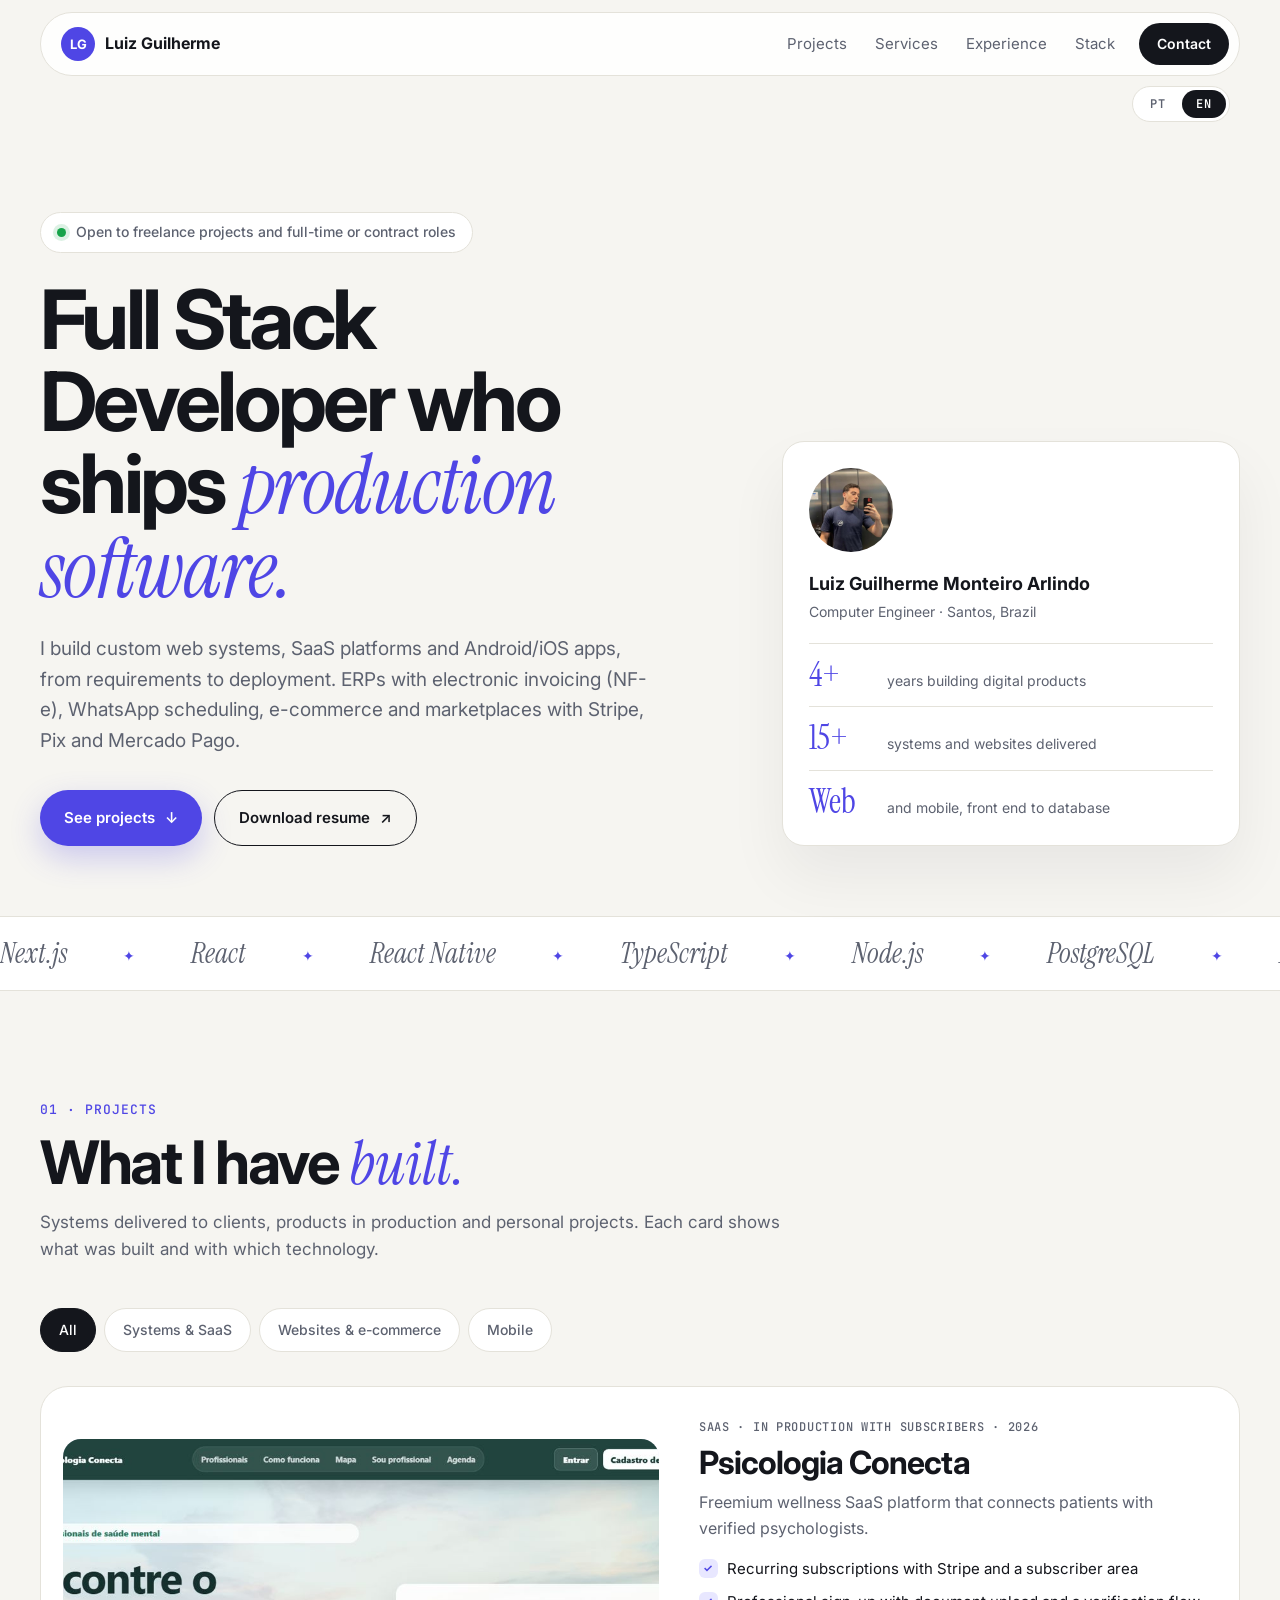
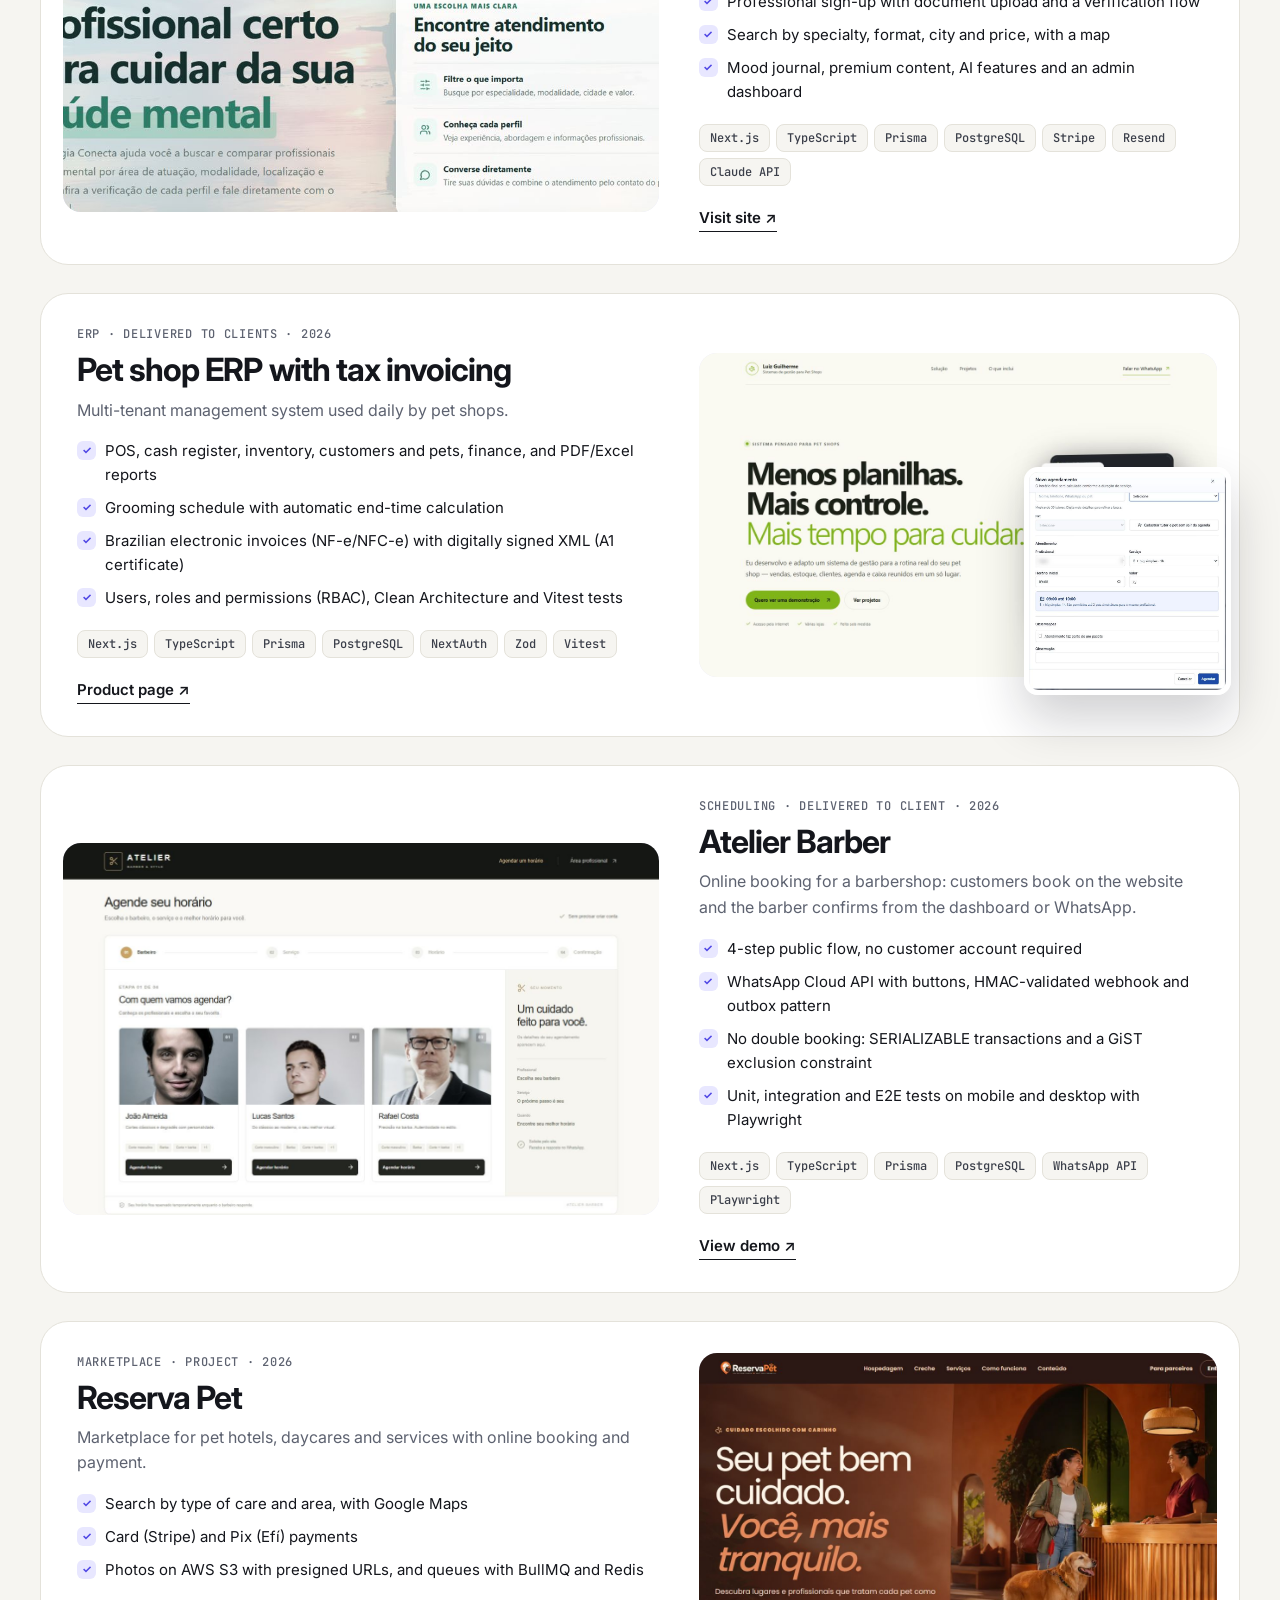
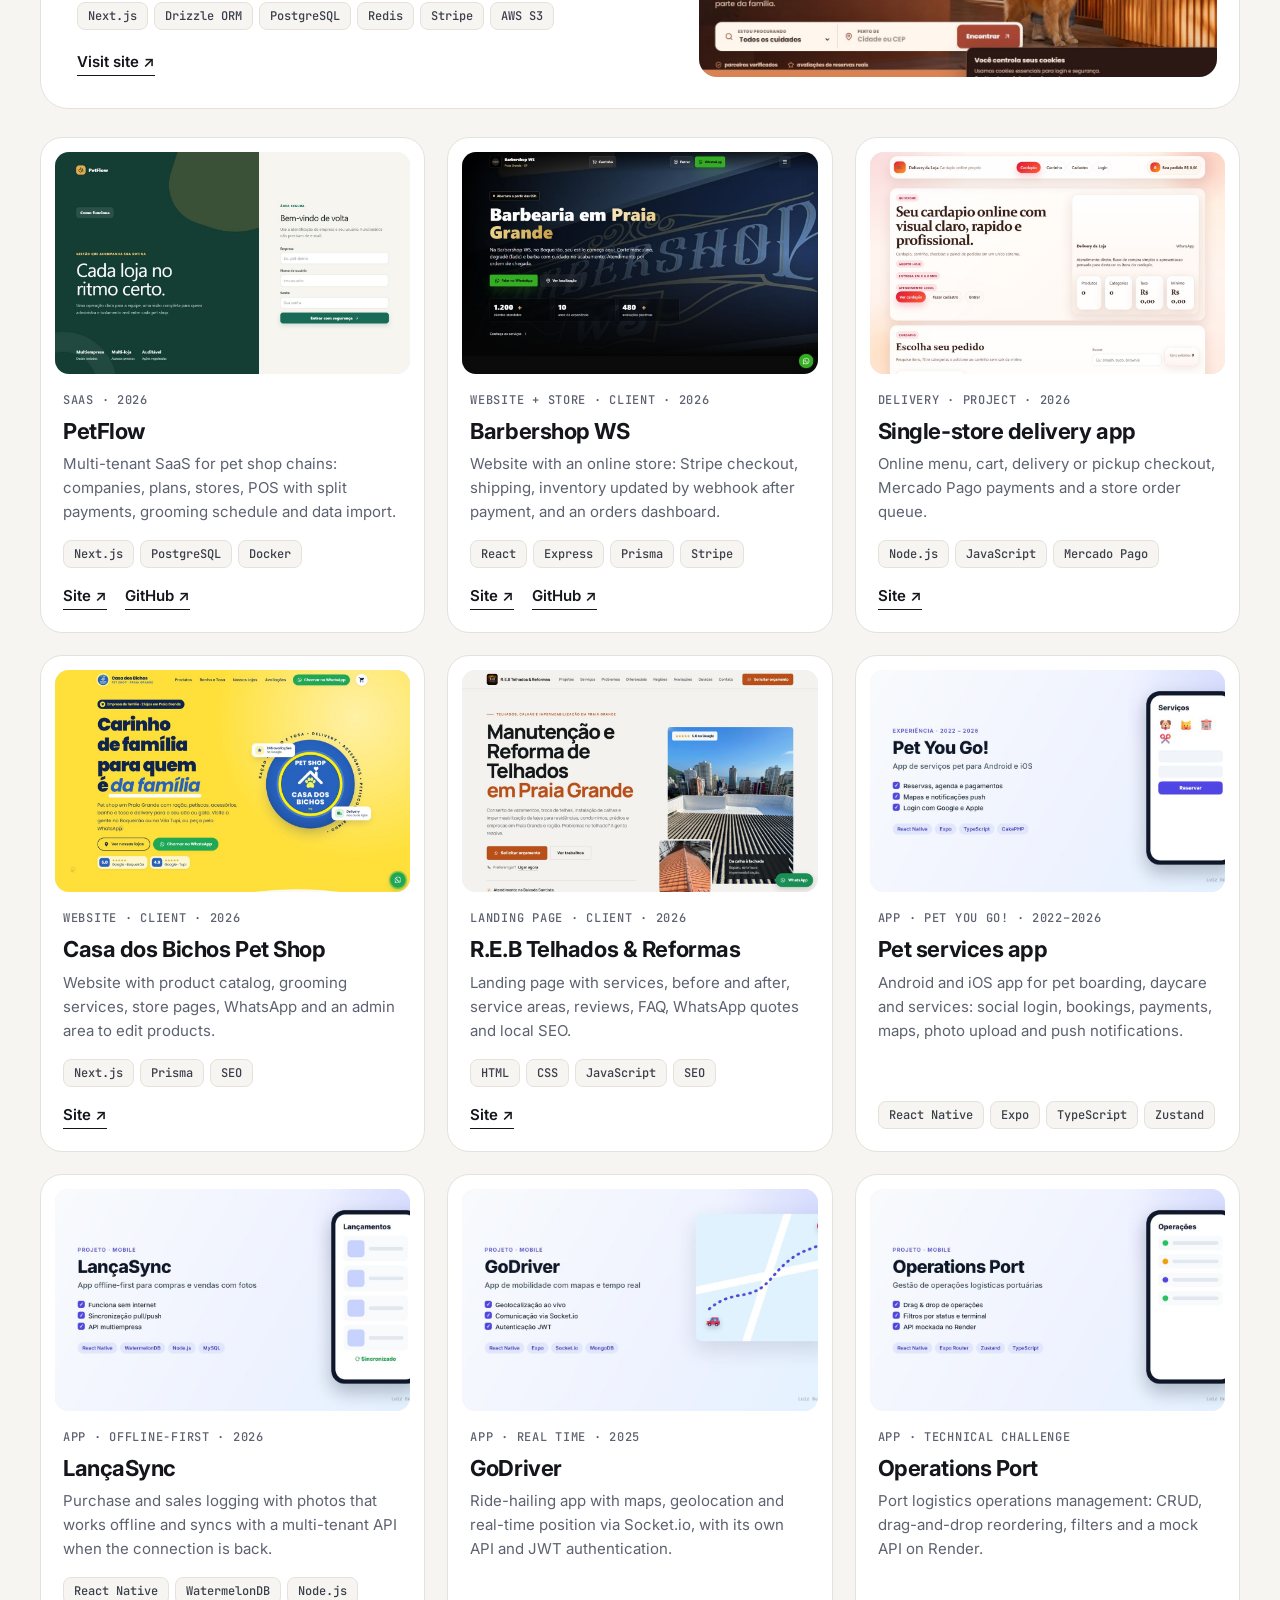
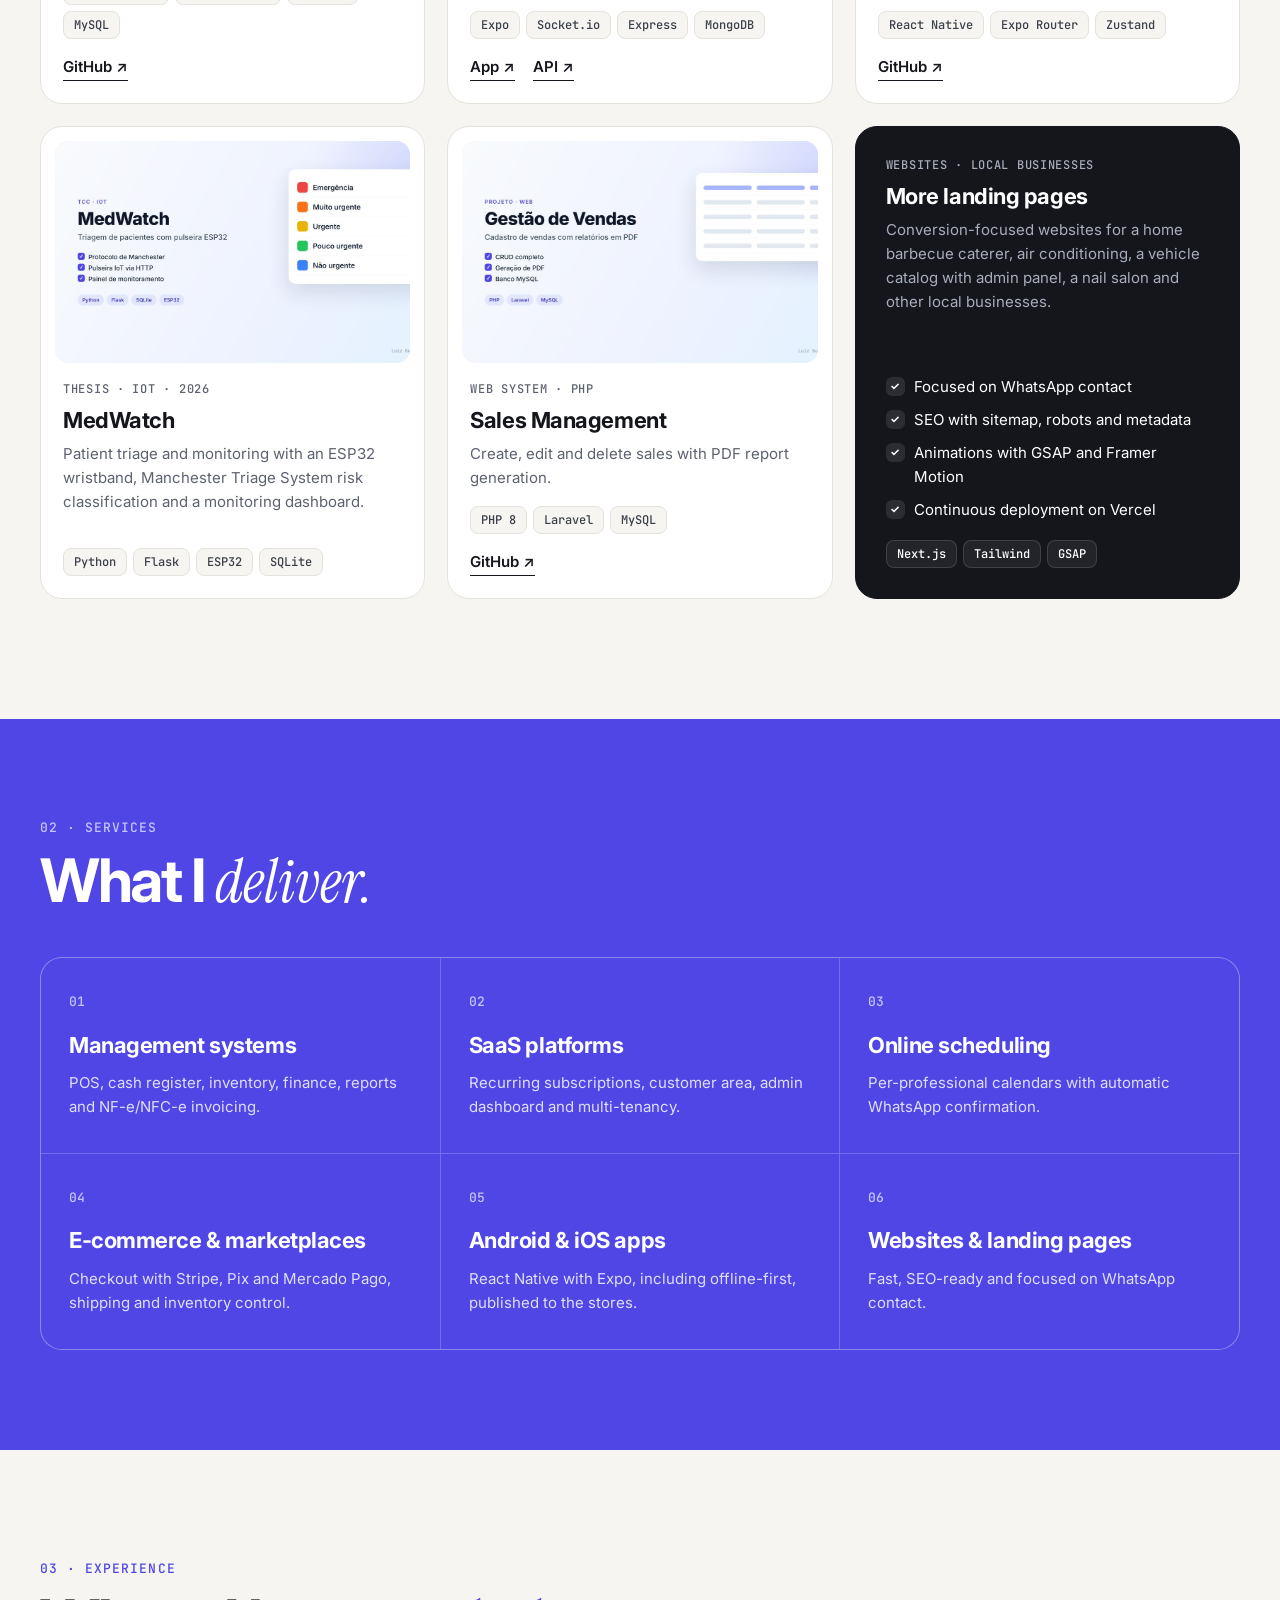
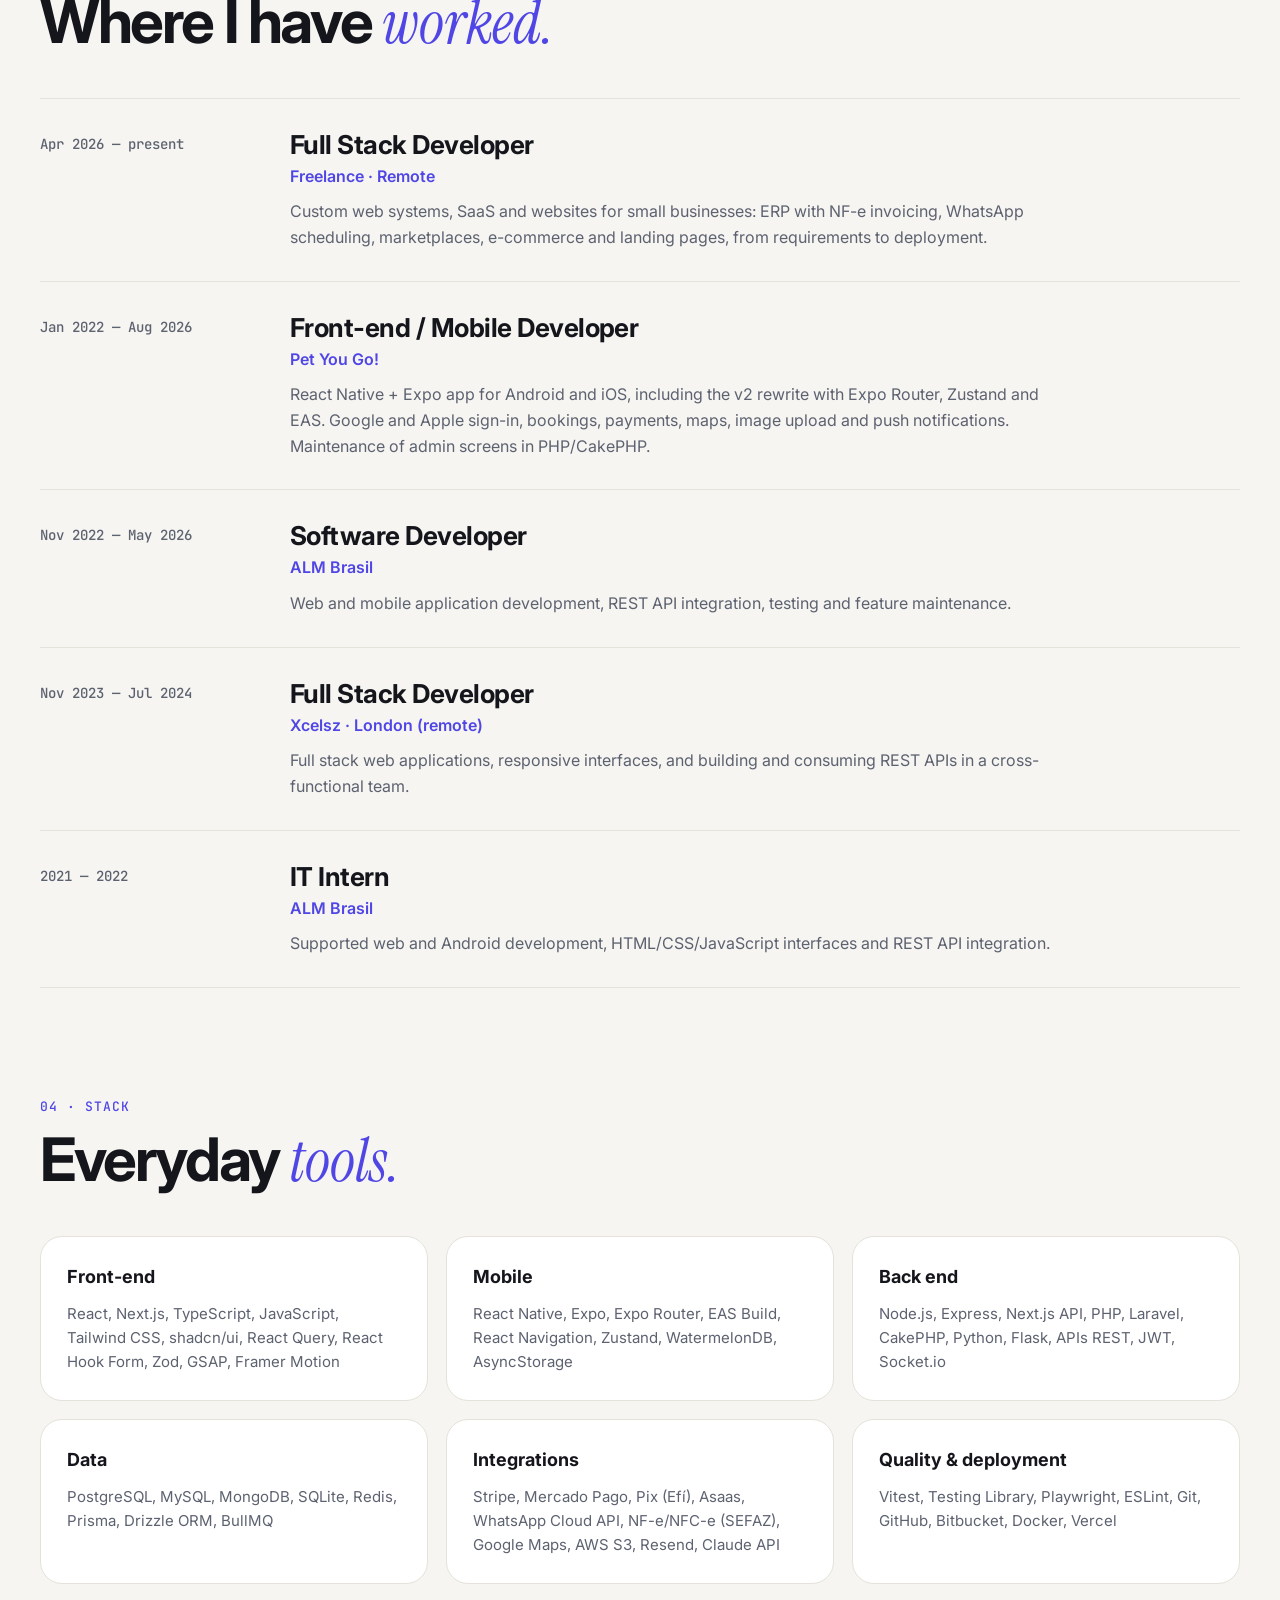
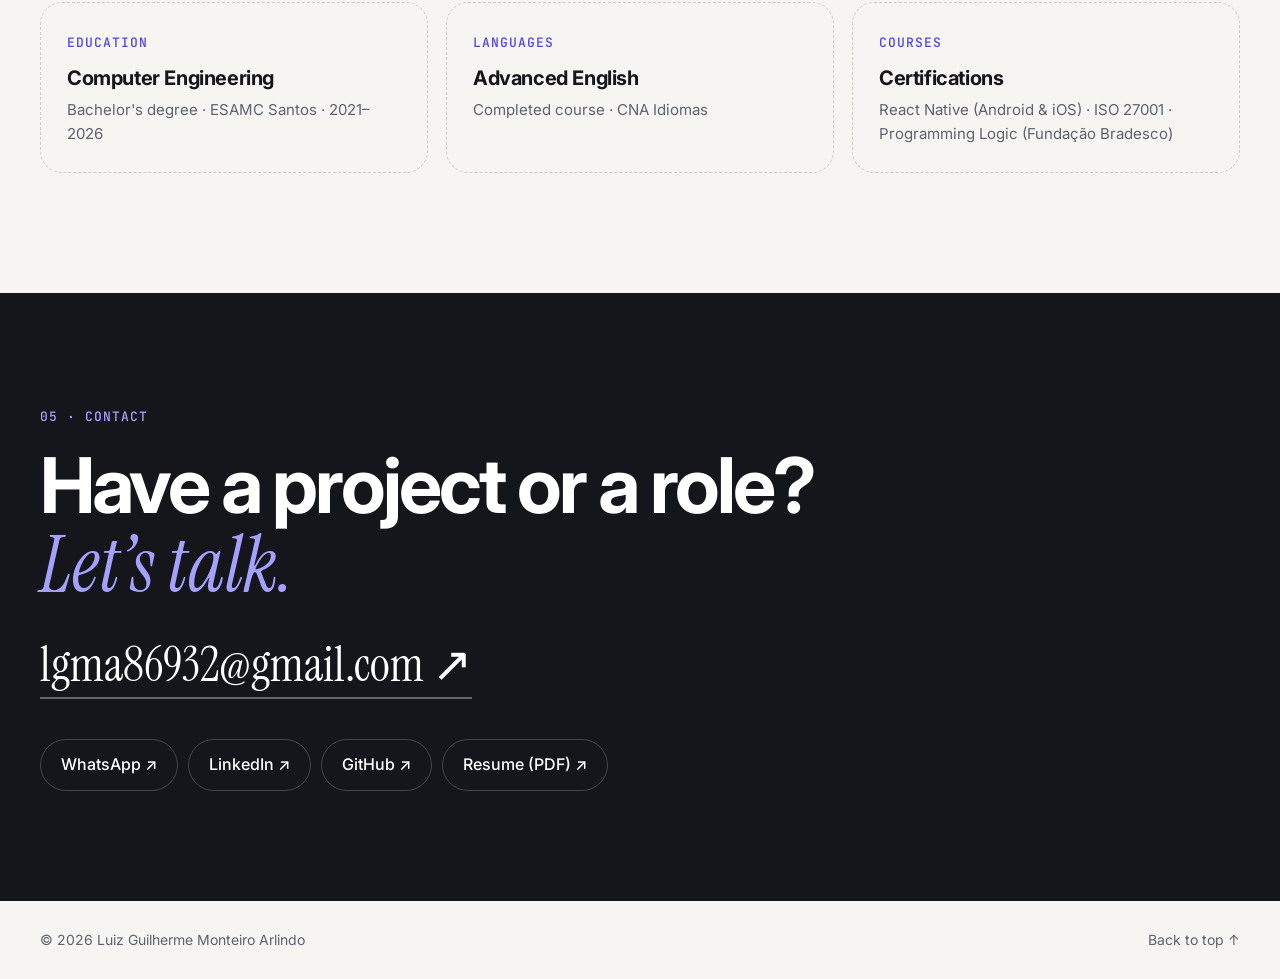
<file: index.html>
<!doctype html>
<html lang="pt-BR">
  <head>
    <meta charset="UTF-8" />
    <meta name="viewport" content="width=device-width, initial-scale=1.0" />
    <meta name="description" content="Portfólio de Luiz Guilherme Monteiro Arlindo, desenvolvedor Full Stack em Santos, SP. Sistemas web, SaaS, ERPs com NF-e, agendamento com WhatsApp, e-commerce e apps React Native." />
    <meta name="theme-color" content="#f6f5f1" />
    <meta property="og:title" content="Luiz Guilherme | Desenvolvedor Full Stack" />
    <meta property="og:description" content="Sistemas web, SaaS e apps sob medida: do requisito ao deploy. React, Next.js, React Native, Node.js e PostgreSQL." />
    <meta property="og:type" content="website" />
    <meta property="og:image" content="assets/projetos/erp-petshop.jpg" />
    <title>Luiz Guilherme | Desenvolvedor Full Stack</title>
    <link rel="icon" href="assets/luiz-guilherme.jpg" />
    <link rel="preconnect" href="https://fonts.googleapis.com" />
    <link rel="preconnect" href="https://fonts.gstatic.com" crossorigin />
    <link href="https://fonts.googleapis.com/css2?family=Inter:wght@400;500;600;700;800&family=Instrument+Serif:ital@0;1&family=JetBrains+Mono:wght@500&display=swap" rel="stylesheet" />
    <link rel="stylesheet" href="styles.css" />
    <script src="script.js" defer></script>
    <script src="i18n.js" defer></script>
  </head>
  <body>
    <a class="skip-link" href="#conteudo">Pular para o conteúdo</a>

    <header class="topbar" id="topo">
      <a class="brand" href="#topo" aria-label="Ir ao início"><span>LG</span> Luiz Guilherme</a>
      <nav class="nav" aria-label="Navegação principal">
        <a href="#projetos">Projetos</a>
        <a href="#servicos">Serviços</a>
        <a href="#experiencia">Experiência</a>
        <a href="#stack">Stack</a>
      </nav>
      <a class="btn btn-dark btn-sm" href="#contato">Contato</a>
      <button class="menu-toggle" type="button" aria-label="Abrir menu" aria-expanded="false"><span></span><span></span></button>
    </header>

    <div class="lang-bar">
      <div class="lang-switch" role="group" aria-label="Idioma / Language">
        <button type="button" data-lang="pt" aria-pressed="true">PT</button>
        <button type="button" data-lang="en" aria-pressed="false">EN</button>
      </div>
    </div>

    <nav class="mobile-nav" aria-label="Navegação mobile">
      <a href="#projetos">Projetos</a>
      <a href="#servicos">Serviços</a>
      <a href="#experiencia">Experiência</a>
      <a href="#stack">Stack</a>
      <a href="#contato">Contato</a>
    </nav>

    <main id="conteudo">
      <section class="hero wrap">
        <div class="hero-text reveal">
          <p class="pill"><i class="dot"></i> Disponível para projetos freelance e vagas CLT ou PJ</p>
          <h1>Desenvolvedor Full Stack que entrega <em>sistemas em produção.</em></h1>
          <p class="lead">Desenvolvo sistemas web, plataformas SaaS e apps Android/iOS sob medida, do levantamento de requisitos ao deploy. ERPs com emissão de NF-e, agendamento com WhatsApp, e-commerce e marketplaces com Stripe, Pix e Mercado Pago.</p>
          <div class="actions">
            <a class="btn btn-accent" href="#projetos">Ver projetos <span aria-hidden="true">↓</span></a>
            <a class="btn btn-line" href="assets/Luiz-Guilherme-Monteiro-Arlindo-CV.pdf" download>Baixar currículo <span aria-hidden="true">↗</span></a>
          </div>
        </div>
        <aside class="hero-card reveal" data-delay="1">
          <img src="assets/luiz-guilherme.jpg" alt="Luiz Guilherme Monteiro Arlindo" width="120" height="120" />
          <div>
            <strong>Luiz Guilherme Monteiro Arlindo</strong>
            <span>Engenheiro da Computação · Santos, SP</span>
          </div>
          <ul class="hero-facts">
            <li><b>4+</b><span>anos com produtos digitais</span></li>
            <li><b>15+</b><span>sistemas e sites entregues</span></li>
            <li><b>Web</b><span>e mobile, do front ao banco</span></li>
          </ul>
        </aside>
      </section>

      <div class="ticker" aria-hidden="true">
        <div class="ticker-track">
          <span>Next.js</span><span>React</span><span>React Native</span><span>TypeScript</span><span>Node.js</span><span>PostgreSQL</span><span>Prisma</span><span>Stripe</span><span>WhatsApp API</span><span>NF-e</span>
          <span>Next.js</span><span>React</span><span>React Native</span><span>TypeScript</span><span>Node.js</span><span>PostgreSQL</span><span>Prisma</span><span>Stripe</span><span>WhatsApp API</span><span>NF-e</span>
        </div>
      </div>

      <section class="wrap section" id="projetos" aria-labelledby="projetos-titulo">
        <div class="section-head reveal">
          <span class="kicker">01 · Projetos</span>
          <h2 id="projetos-titulo">O que eu já <em>construí.</em></h2>
          <p>Sistemas entregues a clientes, produtos em produção e projetos próprios. Cada card mostra o que foi feito e com qual tecnologia.</p>
        </div>

        <div class="filters reveal" role="tablist" aria-label="Filtrar projetos">
          <button class="active" data-filter="todos" type="button">Todos</button>
          <button data-filter="sistemas" type="button">Sistemas e SaaS</button>
          <button data-filter="sites" type="button">Sites e e-commerce</button>
          <button data-filter="mobile" type="button">Mobile</button>
        </div>

        <div class="featured">
          <article class="case reveal" data-cat="sistemas">
            <a class="case-media" href="https://www.psicologiaconectada.website" target="_blank" rel="noreferrer"><img src="assets/projetos/psicologia.jpg" alt="Página inicial da Psicologia Conecta" loading="lazy" /></a>
            <div class="case-body">
              <span class="meta">SaaS · Em produção com assinantes · 2026</span>
              <h3>Psicologia Conecta</h3>
              <p>Plataforma SaaS freemium de bem-estar que conecta pacientes a psicólogos com perfil verificado.</p>
              <ul class="checks">
                <li>Assinaturas recorrentes com Stripe e área do assinante</li>
                <li>Cadastro de profissionais com envio de documentos e fluxo de verificação</li>
                <li>Busca de profissionais por especialidade, modalidade, cidade e valor, com mapa</li>
                <li>Diário de humor, conteúdos premium, recursos de IA e painel administrativo</li>
              </ul>
              <ul class="tags"><li>Next.js</li><li>TypeScript</li><li>Prisma</li><li>PostgreSQL</li><li>Stripe</li><li>Resend</li><li>Claude API</li></ul>
              <div class="links"><a href="https://www.psicologiaconectada.website" target="_blank" rel="noreferrer">Ver site ↗</a></div>
            </div>
          </article>

          <article class="case reveal" data-cat="sistemas">
            <div class="case-media duo">
              <img src="assets/projetos/erp-petshop.jpg" alt="Página do sistema de gestão para pet shops" loading="lazy" />
              <img class="float" src="assets/projetos/erp-agenda.jpg" alt="Tela de novo agendamento de banho e tosa no ERP" loading="lazy" />
            </div>
            <div class="case-body">
              <span class="meta">ERP · Entregue para clientes · 2026</span>
              <h3>ERP para pet shops com emissão fiscal</h3>
              <p>Sistema de gestão multiempresa usado no dia a dia de pet shops.</p>
              <ul class="checks">
                <li>PDV, caixa, estoque, clientes e pets, financeiro e relatórios em PDF e Excel</li>
                <li>Agenda de banho e tosa com cálculo automático do horário de término</li>
                <li>Emissão de NF-e e NFC-e com assinatura digital do XML (certificado A1)</li>
                <li>Usuários, cargos e permissões (RBAC), Clean Architecture e testes com Vitest</li>
              </ul>
              <ul class="tags"><li>Next.js</li><li>TypeScript</li><li>Prisma</li><li>PostgreSQL</li><li>NextAuth</li><li>Zod</li><li>Vitest</li></ul>
              <div class="links"><a href="https://sellpetshop.vercel.app" target="_blank" rel="noreferrer">Página do sistema ↗</a></div>
            </div>
          </article>

          <article class="case reveal" data-cat="sistemas">
            <a class="case-media" href="https://barbearia-agendamento-lovat.vercel.app" target="_blank" rel="noreferrer"><img src="assets/projetos/atelier-barber.jpg" alt="Tela de agendamento online da Atelier Barber" loading="lazy" /></a>
            <div class="case-body">
              <span class="meta">Agendamento · Entregue para cliente · 2026</span>
              <h3>Atelier Barber</h3>
              <p>Agendamento online para barbearia: o cliente marca pelo site e o barbeiro confirma pelo painel ou pelo WhatsApp.</p>
              <ul class="checks">
                <li>Fluxo público em 4 etapas, sem o cliente precisar criar conta</li>
                <li>WhatsApp Cloud API com botões, webhook validado com HMAC e outbox</li>
                <li>Sem agendamento duplo: transações SERIALIZABLE e exclusão com índice GiST</li>
                <li>Testes unitários, de integração e E2E no celular e no desktop com Playwright</li>
              </ul>
              <ul class="tags"><li>Next.js</li><li>TypeScript</li><li>Prisma</li><li>PostgreSQL</li><li>WhatsApp API</li><li>Playwright</li></ul>
              <div class="links"><a href="https://barbearia-agendamento-lovat.vercel.app" target="_blank" rel="noreferrer">Ver demonstração ↗</a></div>
            </div>
          </article>

          <article class="case reveal" data-cat="sistemas">
            <a class="case-media" href="https://reserva-pet.vercel.app" target="_blank" rel="noreferrer"><img src="assets/projetos/reserva-pet.jpg" alt="Página inicial do marketplace Reserva Pet" loading="lazy" /></a>
            <div class="case-body">
              <span class="meta">Marketplace · Projeto · 2026</span>
              <h3>Reserva Pet</h3>
              <p>Marketplace de hotéis, creches e serviços pet com reserva e pagamento online.</p>
              <ul class="checks">
                <li>Busca de estabelecimentos por tipo de cuidado e região, com Google Maps</li>
                <li>Pagamento com cartão (Stripe) e Pix (Efí)</li>
                <li>Fotos em AWS S3 com URLs pré-assinadas e filas com BullMQ e Redis</li>
              </ul>
              <ul class="tags"><li>Next.js</li><li>Drizzle ORM</li><li>PostgreSQL</li><li>Redis</li><li>Stripe</li><li>AWS S3</li></ul>
              <div class="links"><a href="https://reserva-pet.vercel.app" target="_blank" rel="noreferrer">Ver site ↗</a></div>
            </div>
          </article>
        </div>

        <div class="grid">
          <article class="card reveal" data-cat="sistemas">
            <a class="card-media" href="https://petflow-saas.vercel.app" target="_blank" rel="noreferrer"><img src="assets/projetos/petflow.jpg" alt="Tela de login do PetFlow" loading="lazy" /></a>
            <span class="meta">SaaS · 2026</span>
            <h3>PetFlow</h3>
            <p>SaaS multiempresa para redes de pet shops: empresas, planos, lojas, PDV com pagamento dividido, agenda de banho e tosa e importação de dados.</p>
            <ul class="tags"><li>Next.js</li><li>PostgreSQL</li><li>Docker</li></ul>
            <div class="links"><a href="https://petflow-saas.vercel.app" target="_blank" rel="noreferrer">Site ↗</a><a href="https://github.com/lgma1302sfcpo/petflow-saas" target="_blank" rel="noreferrer">GitHub ↗</a></div>
          </article>

          <article class="card reveal" data-cat="sites" data-delay="1">
            <a class="card-media" href="https://barbeariaws.vercel.app" target="_blank" rel="noreferrer"><img src="assets/projetos/barbershop-ws.jpg" alt="Site da Barbershop WS" loading="lazy" /></a>
            <span class="meta">Site + loja · Cliente · 2026</span>
            <h3>Barbershop WS</h3>
            <p>Site com loja online: checkout com Stripe, frete, estoque atualizado por webhook após o pagamento e painel de pedidos.</p>
            <ul class="tags"><li>React</li><li>Express</li><li>Prisma</li><li>Stripe</li></ul>
            <div class="links"><a href="https://barbeariaws.vercel.app" target="_blank" rel="noreferrer">Site ↗</a><a href="https://github.com/lgma1302sfcpo/barbeariaws" target="_blank" rel="noreferrer">GitHub ↗</a></div>
          </article>

          <article class="card reveal" data-cat="sistemas" data-delay="2">
            <a class="card-media" href="https://sistema-de-entregas-rho.vercel.app" target="_blank" rel="noreferrer"><img src="assets/projetos/delivery.jpg" alt="Cardápio online do sistema de delivery" loading="lazy" /></a>
            <span class="meta">Delivery · Projeto · 2026</span>
            <h3>Delivery para loja única</h3>
            <p>Cardápio online, carrinho, checkout com entrega ou retirada, pagamento com Mercado Pago e fila de pedidos da loja.</p>
            <ul class="tags"><li>Node.js</li><li>JavaScript</li><li>Mercado Pago</li></ul>
            <div class="links"><a href="https://sistema-de-entregas-rho.vercel.app" target="_blank" rel="noreferrer">Site ↗</a></div>
          </article>

          <article class="card reveal" data-cat="sites">
            <a class="card-media" href="https://pet-shop-casa-dos-bichos.vercel.app" target="_blank" rel="noreferrer"><img src="assets/projetos/casa-dos-bichos.jpg" alt="Site da Casa dos Bichos Pet Shop" loading="lazy" /></a>
            <span class="meta">Site · Cliente · 2026</span>
            <h3>Casa dos Bichos Pet Shop</h3>
            <p>Site com catálogo de produtos, banho e tosa, páginas das lojas, WhatsApp e área administrativa para editar produtos.</p>
            <ul class="tags"><li>Next.js</li><li>Prisma</li><li>SEO</li></ul>
            <div class="links"><a href="https://pet-shop-casa-dos-bichos.vercel.app" target="_blank" rel="noreferrer">Site ↗</a></div>
          </article>

          <article class="card reveal" data-cat="sites" data-delay="1">
            <a class="card-media" href="https://landing-telhados.vercel.app" target="_blank" rel="noreferrer"><img src="assets/projetos/telhados.jpg" alt="Landing page da R.E.B Telhados e Reformas" loading="lazy" /></a>
            <span class="meta">Landing page · Cliente · 2026</span>
            <h3>R.E.B Telhados &amp; Reformas</h3>
            <p>Landing page com serviços, antes e depois, regiões atendidas, avaliações, FAQ, orçamento por WhatsApp e SEO local.</p>
            <ul class="tags"><li>HTML</li><li>CSS</li><li>JavaScript</li><li>SEO</li></ul>
            <div class="links"><a href="https://landing-telhados.vercel.app" target="_blank" rel="noreferrer">Site ↗</a></div>
          </article>

          <article class="card reveal" data-cat="mobile" data-delay="2">
            <div class="card-media"><img src="assets/projetos/petyougo.jpg" alt="Ilustração do app Pet You Go" loading="lazy" /></div>
            <span class="meta">App · Pet You Go! · 2022–2026</span>
            <h3>App de serviços pet</h3>
            <p>App Android e iOS de hospedagem, creche e serviços pet: login social, reservas, pagamentos, mapas, upload de fotos e push.</p>
            <ul class="tags"><li>React Native</li><li>Expo</li><li>TypeScript</li><li>Zustand</li></ul>
          </article>

          <article class="card reveal" data-cat="mobile">
            <div class="card-media"><img src="assets/projetos/lancasync.jpg" alt="Ilustração do app LançaSync" loading="lazy" /></div>
            <span class="meta">App · Offline-first · 2026</span>
            <h3>LançaSync</h3>
            <p>Registro de compras e vendas com fotos que funciona sem internet e sincroniza com uma API multiempresa quando a conexão volta.</p>
            <ul class="tags"><li>React Native</li><li>WatermelonDB</li><li>Node.js</li><li>MySQL</li></ul>
            <div class="links"><a href="https://github.com/lgma1302sfcpo/Lan-aSync" target="_blank" rel="noreferrer">GitHub ↗</a></div>
          </article>

          <article class="card reveal" data-cat="mobile" data-delay="1">
            <div class="card-media"><img src="assets/projetos/godriver.jpg" alt="Ilustração do app GoDriver" loading="lazy" /></div>
            <span class="meta">App · Tempo real · 2025</span>
            <h3>GoDriver</h3>
            <p>App de mobilidade com mapas, geolocalização e posição em tempo real via Socket.io, com API própria e autenticação JWT.</p>
            <ul class="tags"><li>Expo</li><li>Socket.io</li><li>Express</li><li>MongoDB</li></ul>
            <div class="links"><a href="https://github.com/lgma1302sfcpo/godriver-app" target="_blank" rel="noreferrer">App ↗</a><a href="https://github.com/lgma1302sfcpo/godriver-server" target="_blank" rel="noreferrer">API ↗</a></div>
          </article>

          <article class="card reveal" data-cat="mobile" data-delay="2">
            <div class="card-media"><img src="assets/projetos/opsport.jpg" alt="Ilustração do app Operations Port" loading="lazy" /></div>
            <span class="meta">App · Desafio técnico</span>
            <h3>Operations Port</h3>
            <p>Gestão de operações logísticas portuárias: CRUD, reordenação por arrastar e soltar, filtros e API mockada no Render.</p>
            <ul class="tags"><li>React Native</li><li>Expo Router</li><li>Zustand</li></ul>
            <div class="links"><a href="https://github.com/lgma1302sfcpo/teste-candidato-aplicativo" target="_blank" rel="noreferrer">GitHub ↗</a></div>
          </article>

          <article class="card reveal" data-cat="sistemas">
            <div class="card-media"><img src="assets/projetos/medwatch.jpg" alt="Ilustração do sistema MedWatch" loading="lazy" /></div>
            <span class="meta">TCC · IoT · 2026</span>
            <h3>MedWatch</h3>
            <p>Triagem e monitoramento de pacientes com pulseira ESP32, classificação de risco pelo Protocolo de Manchester e painel de acompanhamento.</p>
            <ul class="tags"><li>Python</li><li>Flask</li><li>ESP32</li><li>SQLite</li></ul>
          </article>

          <article class="card reveal" data-cat="sistemas" data-delay="1">
            <div class="card-media"><img src="assets/projetos/vendas.jpg" alt="Ilustração do sistema de gestão de vendas" loading="lazy" /></div>
            <span class="meta">Sistema web · PHP</span>
            <h3>Gestão de Vendas</h3>
            <p>Cadastro, edição e exclusão de vendas com geração de relatórios em PDF.</p>
            <ul class="tags"><li>PHP 8</li><li>Laravel</li><li>MySQL</li></ul>
            <div class="links"><a href="https://github.com/lgma1302sfcpo/sales-challenge-and-pdf" target="_blank" rel="noreferrer">GitHub ↗</a></div>
          </article>

          <article class="card card-text reveal" data-cat="sites" data-delay="2">
            <span class="meta">Sites · Negócios locais</span>
            <h3>Mais landing pages</h3>
            <p>Sites de conversão para churrascaria a domicílio, ar-condicionado, catálogo de veículos com painel de cadastro, esmaltaria e outros negócios locais.</p>
            <ul class="checks">
              <li>Foco em contato pelo WhatsApp</li>
              <li>SEO com sitemap, robots e metadados</li>
              <li>Animações com GSAP e Framer Motion</li>
              <li>Deploy contínuo na Vercel</li>
            </ul>
            <ul class="tags"><li>Next.js</li><li>Tailwind</li><li>GSAP</li></ul>
          </article>
        </div>
      </section>

      <section class="band" id="servicos" aria-labelledby="servicos-titulo">
        <div class="wrap">
          <div class="section-head reveal">
            <span class="kicker">02 · Serviços</span>
            <h2 id="servicos-titulo">O que eu <em>entrego.</em></h2>
          </div>
          <div class="services reveal">
            <article><span>01</span><h3>Sistemas de gestão</h3><p>PDV, caixa, estoque, financeiro, relatórios e emissão de NF-e e NFC-e.</p></article>
            <article><span>02</span><h3>Plataformas SaaS</h3><p>Assinaturas recorrentes, área do cliente, painel administrativo e multiempresa.</p></article>
            <article><span>03</span><h3>Agendamento online</h3><p>Agenda por profissional com confirmação automática pelo WhatsApp.</p></article>
            <article><span>04</span><h3>E-commerce e marketplaces</h3><p>Checkout com Stripe, Pix e Mercado Pago, frete e controle de estoque.</p></article>
            <article><span>05</span><h3>Apps Android e iOS</h3><p>React Native com Expo, inclusive offline-first, publicados nas lojas.</p></article>
            <article><span>06</span><h3>Sites e landing pages</h3><p>Rápidos, com SEO e foco em contato pelo WhatsApp.</p></article>
          </div>
        </div>
      </section>

      <section class="wrap section" id="experiencia" aria-labelledby="experiencia-titulo">
        <div class="section-head reveal">
          <span class="kicker">03 · Experiência</span>
          <h2 id="experiencia-titulo">Onde eu já <em>trabalhei.</em></h2>
        </div>
        <ol class="timeline">
          <li class="reveal">
            <time>Abr 2026 — atual</time>
            <div><h3>Desenvolvedor Full Stack</h3><span>Freelancer · Remoto</span><p>Sistemas web, SaaS e sites sob medida para pequenos negócios: ERP com NF-e, agendamento com WhatsApp, marketplaces, e-commerce e landing pages, do requisito ao deploy.</p></div>
          </li>
          <li class="reveal">
            <time>Jan 2022 — Ago 2026</time>
            <div><h3>Desenvolvedor Front-end / Mobile</h3><span>Pet You Go!</span><p>App React Native + Expo para Android e iOS, incluindo a reescrita da versão 2 com Expo Router, Zustand e EAS. Login com Google e Apple, reservas, pagamentos, mapas, upload de imagens e notificações push. Manutenção de telas administrativas em PHP/CakePHP.</p></div>
          </li>
          <li class="reveal">
            <time>Nov 2022 — Mai 2026</time>
            <div><h3>Desenvolvedor de Software</h3><span>ALM Brasil</span><p>Desenvolvimento de aplicações web e mobile, integração com APIs REST, testes e manutenção de funcionalidades.</p></div>
          </li>
          <li class="reveal">
            <time>Nov 2023 — Jul 2024</time>
            <div><h3>Full Stack Developer</h3><span>Xcelsz · Londres (remoto)</span><p>Aplicações web full stack, interfaces responsivas, consumo e desenvolvimento de APIs REST em equipe multidisciplinar.</p></div>
          </li>
          <li class="reveal">
            <time>2021 — 2022</time>
            <div><h3>Estágio em TI</h3><span>ALM Brasil</span><p>Apoio no desenvolvimento de aplicações web e Android, interfaces com HTML, CSS e JavaScript e integração com APIs REST.</p></div>
          </li>
        </ol>
      </section>

      <section class="wrap section" id="stack" aria-labelledby="stack-titulo">
        <div class="section-head reveal">
          <span class="kicker">04 · Stack</span>
          <h2 id="stack-titulo">Ferramentas do <em>dia a dia.</em></h2>
        </div>
        <div class="stack reveal">
          <div><h3>Front-end</h3><p>React, Next.js, TypeScript, JavaScript, Tailwind CSS, shadcn/ui, React Query, React Hook Form, Zod, GSAP, Framer Motion</p></div>
          <div><h3>Mobile</h3><p>React Native, Expo, Expo Router, EAS Build, React Navigation, Zustand, WatermelonDB, AsyncStorage</p></div>
          <div><h3>Back-end</h3><p>Node.js, Express, Next.js API, PHP, Laravel, CakePHP, Python, Flask, APIs REST, JWT, Socket.io</p></div>
          <div><h3>Dados</h3><p>PostgreSQL, MySQL, MongoDB, SQLite, Redis, Prisma, Drizzle ORM, BullMQ</p></div>
          <div><h3>Integrações</h3><p>Stripe, Mercado Pago, Pix (Efí), Asaas, WhatsApp Cloud API, NF-e/NFC-e (SEFAZ), Google Maps, AWS S3, Resend, Claude API</p></div>
          <div><h3>Qualidade e deploy</h3><p>Vitest, Testing Library, Playwright, ESLint, Git, GitHub, Bitbucket, Docker, Vercel</p></div>
        </div>

        <div class="edu reveal">
          <div><span class="kicker">Formação</span><h3>Engenharia da Computação</h3><p>Bacharelado · Faculdade ESAMC Santos · 2021–2026</p></div>
          <div><span class="kicker">Idiomas</span><h3>Inglês avançado</h3><p>Curso completo · CNA Idiomas</p></div>
          <div><span class="kicker">Cursos</span><h3>Certificações</h3><p>React Native (Android e iOS) · ISO 27001 · Lógica de Programação (Fundação Bradesco)</p></div>
        </div>
      </section>

      <section class="contact" id="contato" aria-labelledby="contato-titulo">
        <div class="wrap">
          <span class="kicker reveal">05 · Contato</span>
          <h2 id="contato-titulo" class="reveal">Tem um projeto ou uma vaga? <em>Vamos conversar.</em></h2>
          <a class="mail reveal" href="mailto:lgma86932@gmail.com">lgma86932@gmail.com ↗</a>
          <div class="contact-links reveal">
            <a href="https://wa.me/5513997688584" target="_blank" rel="noreferrer">WhatsApp ↗</a>
            <a href="https://www.linkedin.com/in/luiz-guilherme-monteiro-arlindo-b0824b215/" target="_blank" rel="noreferrer">LinkedIn ↗</a>
            <a href="https://github.com/lgma1302sfcpo" target="_blank" rel="noreferrer">GitHub ↗</a>
            <a href="assets/Luiz-Guilherme-Monteiro-Arlindo-CV.pdf" download>Currículo (PDF) ↗</a>
          </div>
        </div>
      </section>
    </main>

    <footer class="footer wrap">
      <span>© <span id="ano"></span> Luiz Guilherme Monteiro Arlindo</span>
      <a href="#topo">Voltar ao topo ↑</a>
    </footer>
  </body>
</html>
</file>
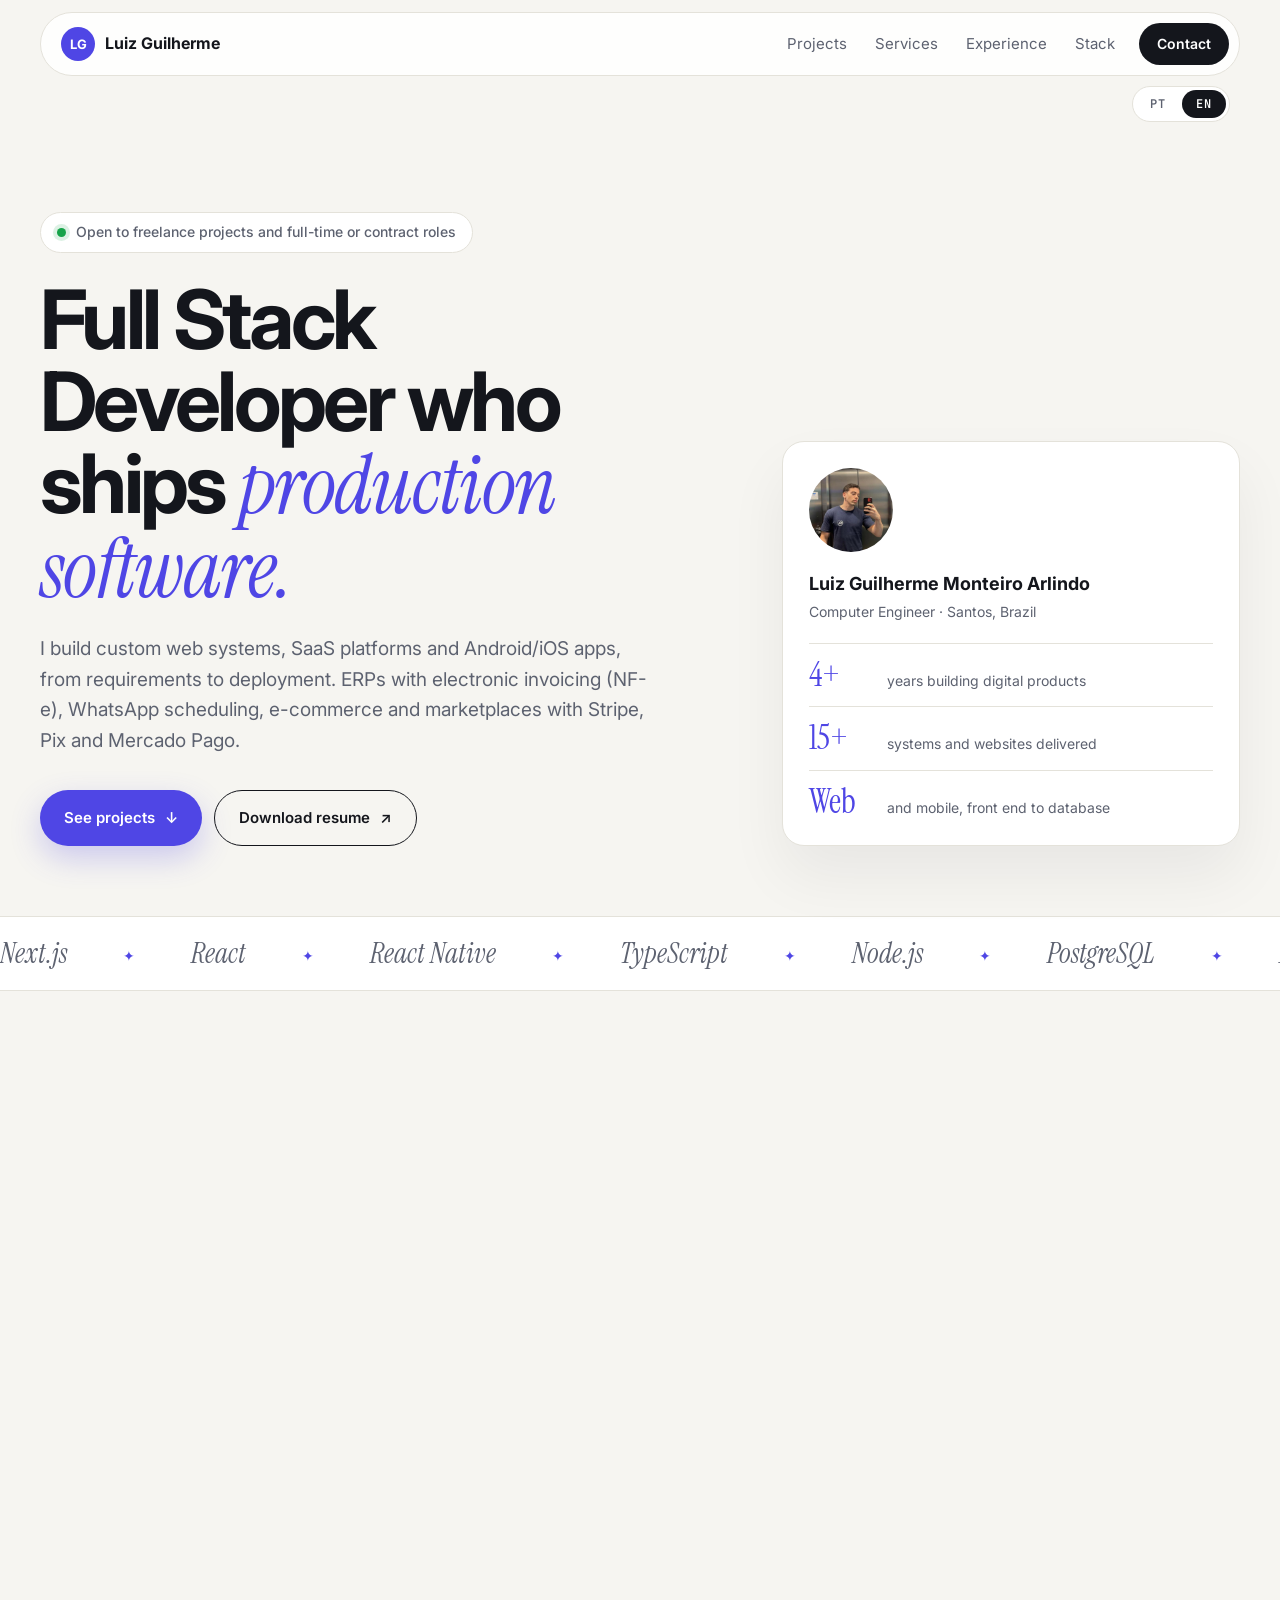
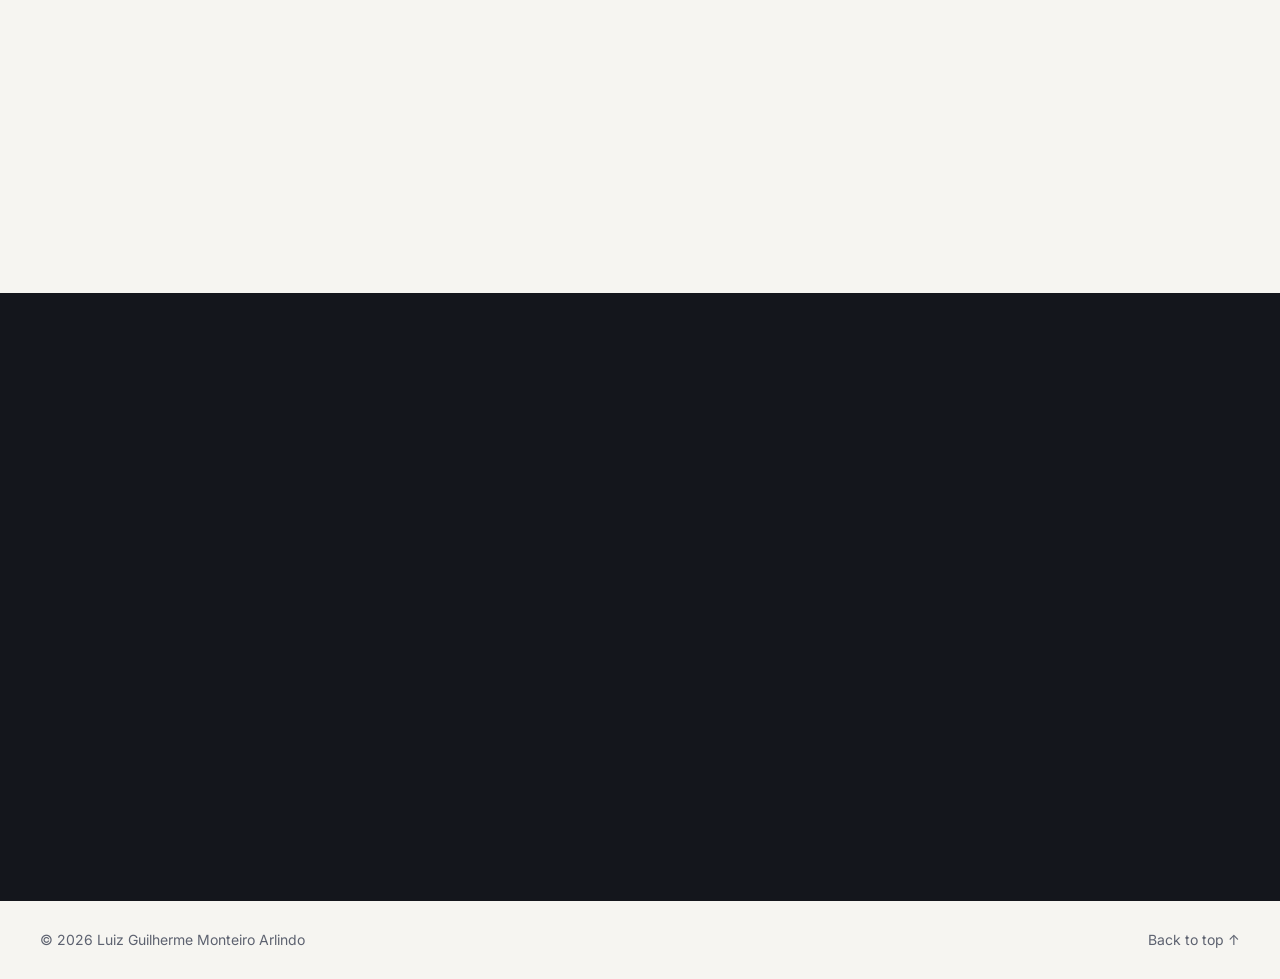
<file: fullstack/index.html>
<!doctype html>
<html lang="pt-BR">
  <head>
    <meta charset="UTF-8" />
    <meta http-equiv="refresh" content="0; url=../" />
    <link rel="canonical" href="../" />
    <title>Luiz Guilherme | Desenvolvedor Full Stack</title>
  </head>
  <body>
    <p>O portfólio mudou de endereço. <a href="../">Abrir o portfólio</a>.</p>
  </body>
</html>
</file>
<file: styles.css>
:root {
  --bg: #f6f5f1;
  --paper: #ffffff;
  --ink: #14161c;
  --muted: #5d6270;
  --line: #e4e2da;
  --accent: #4f46e5;
  --accent-soft: #e8e7ff;
  --green: #16a34a;
  --radius: 22px;
  --serif: 'Instrument Serif', Georgia, serif;
  --sans: 'Inter', system-ui, -apple-system, sans-serif;
  --mono: 'JetBrains Mono', ui-monospace, monospace;
}

* { margin: 0; padding: 0; box-sizing: border-box; }
html { scroll-behavior: smooth; scroll-padding-top: 90px; }
body { background: var(--bg); color: var(--ink); font: 400 16px/1.6 var(--sans); -webkit-font-smoothing: antialiased; overflow-x: hidden; }
img { display: block; max-width: 100%; }
a { color: inherit; text-decoration: none; }
ul, ol { list-style: none; }
button { font: inherit; cursor: pointer; }
em { font-family: var(--serif); font-style: italic; font-weight: 400; color: var(--accent); letter-spacing: 0; }

.wrap { width: min(1200px, 100% - 40px); margin-inline: auto; }
.skip-link { position: absolute; left: -999px; top: 10px; background: var(--ink); color: #fff; padding: 10px 16px; border-radius: 10px; z-index: 100; }
.skip-link:focus { left: 10px; }

/* Botões */
.btn { display: inline-flex; align-items: center; gap: 10px; padding: 15px 24px; border-radius: 999px; font-weight: 600; font-size: 15px; transition: transform .2s, background .2s, box-shadow .2s; }
.btn:hover { transform: translateY(-2px); }
.btn-sm { padding: 10px 18px; font-size: 14px; }
.btn-dark { background: var(--ink); color: #fff; }
.btn-accent { background: var(--accent); color: #fff; box-shadow: 0 12px 30px #4f46e540; }
.btn-line { border: 1.5px solid var(--ink); }
.btn-line:hover { background: var(--ink); color: #fff; }

/* Topo */
.topbar { position: sticky; top: 12px; z-index: 50; width: min(1200px, 100% - 24px); margin: 12px auto 0; display: flex; align-items: center; gap: 24px; padding: 10px 10px 10px 20px; background: #ffffffd9; backdrop-filter: blur(14px); border: 1px solid var(--line); border-radius: 999px; }
.brand { display: flex; align-items: center; gap: 10px; font-weight: 700; }
.brand span { display: grid; place-items: center; width: 34px; height: 34px; border-radius: 50%; background: var(--accent); color: #fff; font-size: 13px; }
.nav { display: flex; gap: 28px; margin-left: auto; font-size: 15px; color: var(--muted); }
.nav a:hover { color: var(--ink); }
.lang-bar { width: min(1200px, 100% - 24px); margin: 10px auto 0; display: flex; justify-content: flex-end; padding-right: 10px; }
.lang-switch { display: inline-flex; padding: 3px; gap: 2px; background: var(--paper); border: 1px solid var(--line); border-radius: 999px; }
.lang-switch button { border: 0; background: transparent; color: var(--muted); padding: 6px 14px; border-radius: 999px; font: 600 12px var(--mono); letter-spacing: .08em; cursor: pointer; transition: background .2s, color .2s; }
.lang-switch button:hover { color: var(--ink); }
.lang-switch button[aria-pressed='true'] { background: var(--ink); color: #fff; }
.menu-toggle { display: none; width: 42px; height: 42px; border: 0; border-radius: 50%; background: var(--ink); position: relative; }
.menu-toggle span { position: absolute; left: 13px; right: 13px; height: 2px; background: #fff; transition: transform .25s; }
.menu-toggle span:first-child { top: 17px; }
.menu-toggle span:last-child { top: 23px; }
.menu-toggle[aria-expanded='true'] span:first-child { transform: translateY(3px) rotate(45deg); }
.menu-toggle[aria-expanded='true'] span:last-child { transform: translateY(-3px) rotate(-45deg); }
.mobile-nav { position: fixed; inset: 0; z-index: 40; background: var(--bg); display: flex; flex-direction: column; justify-content: center; gap: 18px; padding: 0 28px; font: 400 44px/1.1 var(--serif); opacity: 0; pointer-events: none; transition: opacity .25s; }
.mobile-nav.open { opacity: 1; pointer-events: auto; }

/* Hero */
.hero { display: grid; grid-template-columns: 1.5fr 1fr; gap: 56px; align-items: end; padding: 90px 0 70px; }
.pill { display: inline-flex; align-items: center; gap: 10px; padding: 8px 16px; border: 1px solid var(--line); border-radius: 999px; background: var(--paper); font-size: 14px; font-weight: 500; color: var(--muted); }
.dot { width: 9px; height: 9px; border-radius: 50%; background: var(--green); box-shadow: 0 0 0 4px #16a34a26; }
h1 { font-size: clamp(42px, 6.4vw, 84px); line-height: 1; letter-spacing: -.045em; font-weight: 700; margin: 26px 0 24px; }
h1 em { letter-spacing: -.02em; }
.lead { font-size: 19px; color: var(--muted); max-width: 620px; }
.actions { display: flex; flex-wrap: wrap; gap: 12px; margin-top: 34px; }
.hero-card { background: var(--paper); border: 1px solid var(--line); border-radius: var(--radius); padding: 26px; display: grid; gap: 18px; box-shadow: 0 30px 60px #14161c0f; }
.hero-card > img { width: 84px; height: 84px; border-radius: 50%; object-fit: cover; }
.hero-card strong { display: block; font-size: 18px; }
.hero-card span { color: var(--muted); font-size: 14px; }
.hero-facts { display: grid; gap: 0; border-top: 1px solid var(--line); }
.hero-facts li { display: flex; align-items: baseline; gap: 14px; padding: 14px 0; border-bottom: 1px solid var(--line); }
.hero-facts li:last-child { border-bottom: 0; padding-bottom: 0; }
.hero-facts b { font: 400 34px/1 var(--serif); color: var(--accent); min-width: 64px; }

/* Ticker */
.ticker { border-block: 1px solid var(--line); background: var(--paper); overflow: hidden; padding: 18px 0; }
.ticker-track { display: flex; gap: 56px; width: max-content; animation: ticker 36s linear infinite; font: 400 28px var(--serif); font-style: italic; color: var(--muted); }
.ticker-track span::after { content: '✦'; font-style: normal; font-size: 14px; color: var(--accent); margin-left: 56px; vertical-align: middle; }
@keyframes ticker { to { transform: translateX(-50%); } }

/* Seções */
.section { padding: 110px 0 0; }
.section-head { display: grid; gap: 14px; margin-bottom: 44px; max-width: 760px; }
.kicker { font: 500 13px var(--mono); text-transform: uppercase; letter-spacing: .08em; color: var(--accent); }
h2 { font-size: clamp(36px, 5vw, 60px); line-height: 1.02; letter-spacing: -.04em; font-weight: 700; }
.section-head p { color: var(--muted); font-size: 17px; }

/* Filtros */
.filters { display: flex; flex-wrap: wrap; gap: 8px; margin-bottom: 34px; }
.filters button { border: 1px solid var(--line); background: var(--paper); padding: 10px 18px; border-radius: 999px; font-size: 14px; font-weight: 500; color: var(--muted); transition: all .2s; }
.filters button:hover { color: var(--ink); border-color: var(--ink); }
.filters button.active { background: var(--ink); color: #fff; border-color: var(--ink); }
.is-hidden { display: none !important; }

/* Cases em destaque */
.featured { display: grid; gap: 28px; }
.case { display: grid; grid-template-columns: 1.15fr 1fr; gap: 40px; align-items: center; background: var(--paper); border: 1px solid var(--line); border-radius: 28px; padding: 22px; }
.case:nth-child(even) .case-media { order: 2; }
.case-media { position: relative; border-radius: 18px; overflow: hidden; background: var(--accent-soft); aspect-ratio: 16 / 10; }
.case-media img { width: 100%; height: 100%; object-fit: cover; object-position: top; transition: transform .6s; }
.case-media:hover img { transform: scale(1.03); }
.case-media.duo { overflow: visible; }
.case-media.duo > img:first-child { border-radius: 18px; }
.case-media .float { position: absolute; right: -14px; bottom: -18px; width: 40%; height: auto; border-radius: 14px; border: 5px solid #fff; box-shadow: 0 24px 50px #14161c33; }
.case-body { padding: 10px 14px 10px 0; }
.case:nth-child(even) .case-body { padding: 10px 0 10px 14px; }
.meta { display: block; font: 500 12px var(--mono); text-transform: uppercase; letter-spacing: .06em; color: var(--muted); margin-bottom: 10px; }
.case h3 { font-size: 32px; letter-spacing: -.03em; line-height: 1.1; }
.case p { color: var(--muted); margin: 10px 0 16px; }
.checks { display: grid; gap: 9px; margin-bottom: 20px; }
.checks li { position: relative; padding-left: 28px; font-size: 15px; }
.checks li::before { content: '✓'; position: absolute; left: 0; top: 2px; width: 19px; height: 19px; border-radius: 6px; background: var(--accent-soft); color: var(--accent); font: 700 11px/19px var(--sans); text-align: center; }
.tags { display: flex; flex-wrap: wrap; gap: 6px; }
.tags li { font: 500 12px var(--mono); padding: 5px 10px; border-radius: 8px; background: var(--bg); border: 1px solid var(--line); color: #3b3f4a; }
.links { display: flex; gap: 18px; margin-top: 20px; }
.links a { font-weight: 600; font-size: 15px; border-bottom: 1.5px solid var(--ink); padding-bottom: 1px; }
.links a:hover { color: var(--accent); border-color: var(--accent); }

/* Grade */
.grid { display: grid; grid-template-columns: repeat(3, 1fr); gap: 22px; margin-top: 28px; }
.card { background: var(--paper); border: 1px solid var(--line); border-radius: var(--radius); padding: 14px 14px 22px; display: flex; flex-direction: column; transition: transform .25s, box-shadow .25s; }
.card:hover { transform: translateY(-4px); box-shadow: 0 24px 50px #14161c14; }
.card-media { border-radius: 14px; overflow: hidden; aspect-ratio: 16 / 10; background: var(--accent-soft); margin-bottom: 18px; }
.card-media img { width: 100%; height: 100%; object-fit: cover; object-position: top left; }
.card .meta, .card h3, .card p, .card .tags, .card .links, .card .checks { margin-inline: 8px; }
.card h3 { font-size: 22px; letter-spacing: -.02em; line-height: 1.2; }
.card p { color: var(--muted); font-size: 15px; margin: 8px 8px 16px; flex: 1; }
.card .links { margin-top: 16px; }
.card-text { background: var(--ink); color: #fff; border-color: var(--ink); padding: 30px 22px; }
.card-text p, .card-text .meta { color: #a9adbb; }
.card-text .checks { margin-bottom: 18px; }
.card-text .checks li::before { background: #ffffff1a; color: #fff; }
.card-text .tags li { background: #ffffff10; border-color: #ffffff22; color: #fff; }

/* Serviços */
.band { margin-top: 120px; padding: 100px 0; background: var(--accent); color: #fff; }
.band .kicker { color: #c7c4ff; }
.band em { color: #fff; }
.services { display: grid; grid-template-columns: repeat(3, 1fr); gap: 1px; background: #ffffff33; border: 1px solid #ffffff33; border-radius: var(--radius); overflow: hidden; }
.services article { background: var(--accent); padding: 30px 28px 34px; }
.services span { font: 500 13px var(--mono); color: #c7c4ff; }
.services h3 { font-size: 22px; margin: 14px 0 8px; letter-spacing: -.02em; }
.services p { color: #e0deff; font-size: 15px; }

/* Experiência */
.timeline { border-top: 1px solid var(--line); }
.timeline li { display: grid; grid-template-columns: 220px 1fr; gap: 30px; padding: 30px 0; border-bottom: 1px solid var(--line); }
.timeline time { font: 500 14px var(--mono); color: var(--muted); padding-top: 6px; }
.timeline h3 { font-size: 26px; letter-spacing: -.02em; line-height: 1.2; }
.timeline span { display: block; color: var(--accent); font-weight: 600; margin: 4px 0 10px; }
.timeline p { color: var(--muted); max-width: 760px; }

/* Stack e formação */
.stack { display: grid; grid-template-columns: repeat(3, 1fr); gap: 18px; }
.stack div { background: var(--paper); border: 1px solid var(--line); border-radius: var(--radius); padding: 26px; }
.stack h3 { font-size: 18px; margin-bottom: 10px; }
.stack p { color: var(--muted); font-size: 15px; }
.edu { display: grid; grid-template-columns: repeat(3, 1fr); gap: 18px; margin-top: 18px; }
.edu div { border: 1.5px dashed #cfccc2; border-radius: var(--radius); padding: 26px; }
.edu h3 { font-size: 20px; margin: 8px 0 4px; letter-spacing: -.02em; }
.edu p { color: var(--muted); font-size: 15px; }

/* Contato */
.contact { margin-top: 120px; padding: 110px 0; background: var(--ink); color: #fff; }
.contact .kicker { color: #a5a1ff; }
.contact h2 { font-size: clamp(40px, 6vw, 78px); margin: 18px 0 34px; max-width: 900px; }
.contact em { color: #a5a1ff; }
.mail { display: inline-block; font: 400 clamp(26px, 4vw, 48px)/1.1 var(--serif); border-bottom: 2px solid #ffffff55; padding-bottom: 6px; word-break: break-all; }
.mail:hover { border-color: #fff; }
.contact-links { display: flex; flex-wrap: wrap; gap: 10px; margin-top: 40px; }
.contact-links a { padding: 12px 20px; border: 1px solid #ffffff33; border-radius: 999px; font-weight: 500; transition: background .2s; }
.contact-links a:hover { background: #ffffff14; }

.footer { display: flex; justify-content: space-between; gap: 20px; padding: 28px 0; font-size: 14px; color: var(--muted); }

/* Animação de entrada */
.reveal { opacity: 0; transform: translateY(24px); transition: opacity .7s ease, transform .7s ease; }
.reveal[data-delay='1'] { transition-delay: .1s; }
.reveal[data-delay='2'] { transition-delay: .2s; }
.reveal.visible { opacity: 1; transform: none; }
@media (prefers-reduced-motion: reduce) {
  .reveal { opacity: 1; transform: none; transition: none; }
  .ticker-track { animation: none; }
  html { scroll-behavior: auto; }
}

/* Responsivo */
@media (max-width: 1000px) {
  .hero { grid-template-columns: 1fr; padding-top: 60px; }
  .case { grid-template-columns: 1fr; gap: 22px; padding: 14px; }
  .case:nth-child(even) .case-media { order: 0; }
  .case-body, .case:nth-child(even) .case-body { padding: 4px 8px 12px; }
  .case-media .float { right: 10px; bottom: -14px; width: 34%; }
  .grid, .services, .stack, .edu { grid-template-columns: repeat(2, 1fr); }
}
@media (max-width: 720px) {
  .nav, .topbar > .btn { display: none; }
  .menu-toggle { display: block; margin-left: auto; }
  .lang-bar { padding-right: 0; justify-content: center; }
  .topbar { padding: 8px 8px 8px 16px; }
  .wrap { width: calc(100% - 32px); }
  .grid, .services, .stack, .edu { grid-template-columns: 1fr; }
  .timeline li { grid-template-columns: 1fr; gap: 6px; }
  .section { padding-top: 80px; }
  .band, .contact { margin-top: 90px; padding: 80px 0; }
  .case h3 { font-size: 26px; }
  .footer { flex-direction: column; }
}
</file>
